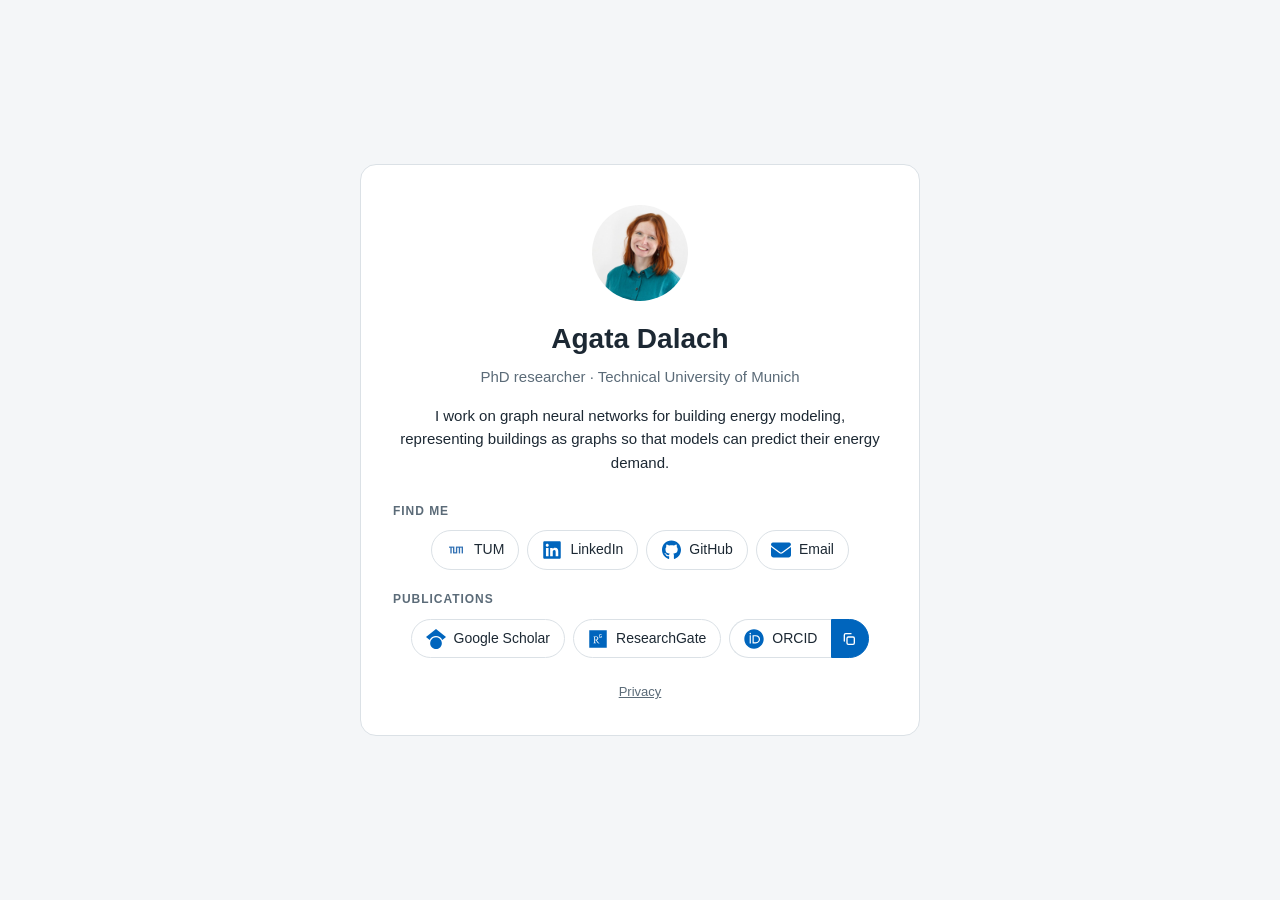
<file: index.html>
<!doctype html>
<html lang="en">
<head>
  <meta charset="utf-8">
  <meta name="viewport" content="width=device-width, initial-scale=1">
  <title>Agata Dalach</title>
  <meta name="description" content="Agata Dalach, PhD researcher at TUM working on graph neural networks for building energy modeling.">
  <link rel="stylesheet" href="style.css">
</head>
<body>
  <main class="card">
    <img class="avatar" src="assets/avatar.jpg" alt="Agata Dalach" width="96" height="96">
    <h1>Agata Dalach</h1>
    <p class="role">PhD researcher · Technical University of Munich</p>
    <p class="bio">
      I work on graph neural networks for building energy modeling, representing
      buildings as graphs so that models can predict their energy demand.
    </p>

    <section class="group" aria-labelledby="g-me">
      <h2 id="g-me">Find me</h2>
      <ul class="chips">
        <li><a href="https://www.cee.ed.tum.de/ccbe/team/agata-dalach/"><img class="icon" src="assets/tum-logo.svg" alt="" width="20" height="20">TUM</a></li>
        <li><a href="https://www.linkedin.com/in/agatadalach/"><span class="icon" style="--icon: url(assets/linkedin.svg)"></span>LinkedIn</a></li>
        <li><a href="https://github.com/adalach"><span class="icon" style="--icon: url(assets/github.svg)"></span>GitHub</a></li>
        <li><a href="privacy.html#contact" data-mail-link><span class="icon" style="--icon: url(assets/envelope.svg)"></span>Email</a></li>
      </ul>
    </section>

    <section class="group" aria-labelledby="g-pub">
      <h2 id="g-pub">Publications</h2>
      <ul class="chips">
        <li><a href="https://scholar.google.com/citations?user=kjVb570AAAAJ&amp;hl=en"><span class="icon" style="--icon: url(assets/google-scholar.svg)"></span>Google Scholar</a></li>
        <li><a href="https://www.researchgate.net/profile/Agata_Dalach"><span class="icon" style="--icon: url(assets/researchgate.svg)"></span>ResearchGate</a></li>
        <li class="split">
          <a href="https://orcid.org/0009-0005-7901-5129"><span class="icon" style="--icon: url(assets/orcid.svg)"></span>ORCID</a>
          <button type="button" class="copy" data-copy="0009-0005-7901-5129" aria-label="Copy ORCID iD" title="Copy ORCID iD"><span class="icon" style="--icon: url(assets/copy.svg)"></span></button>
        </li>
      </ul>
    </section>

    <!-- Project sections go here once their sites exist (e.g. Building Energy Graphs at adalach.com/beg). TODO: CV (PDF) -->

    <footer><a href="privacy.html">Privacy</a></footer>
  </main>
  <script src="script.js"></script>
</body>
</html>
</file>
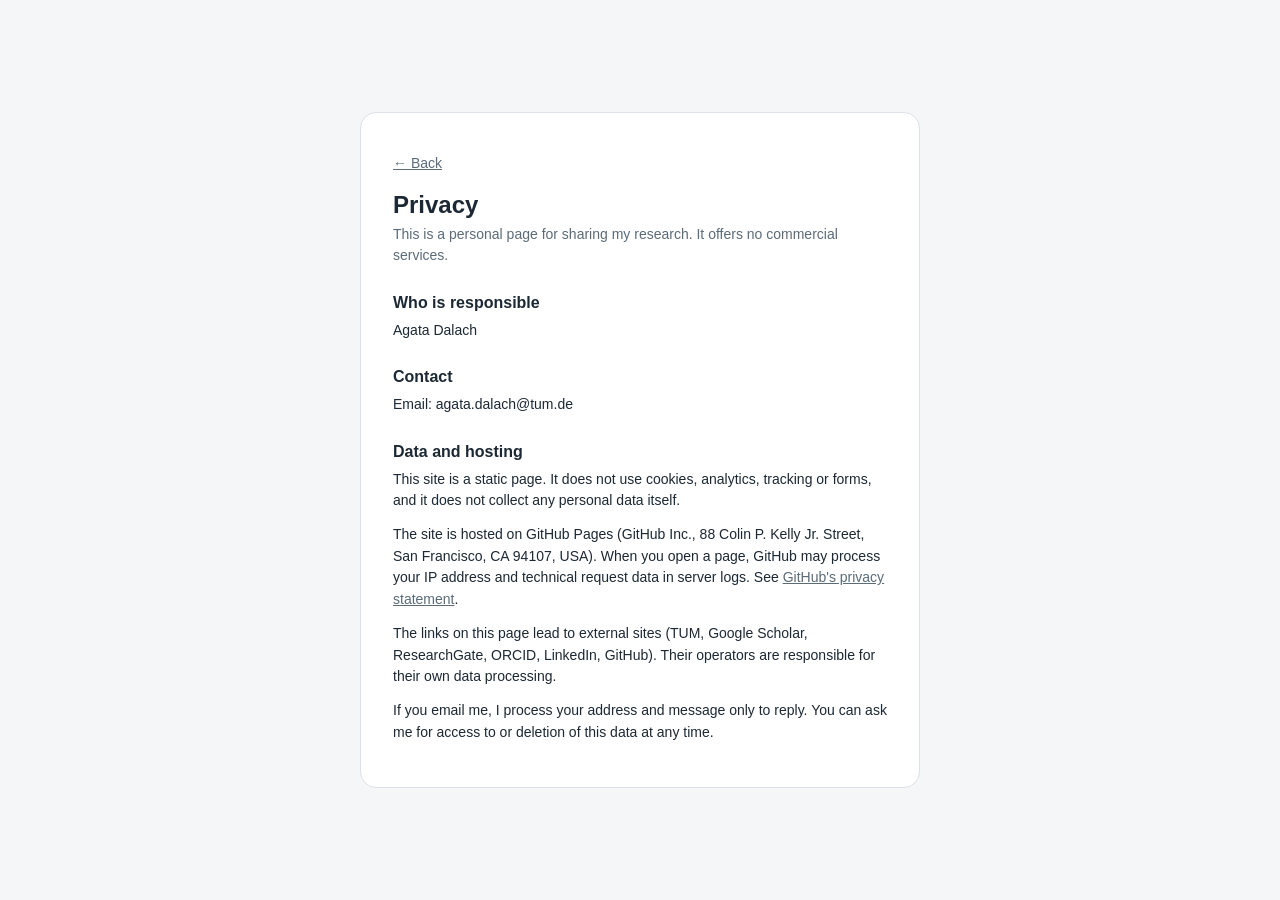
<file: privacy.html>
<!doctype html>
<html lang="en">
<head>
  <meta charset="utf-8">
  <meta name="viewport" content="width=device-width, initial-scale=1">
  <title>Privacy · Agata Dalach</title>
  <meta name="robots" content="noindex">
  <link rel="stylesheet" href="style.css">
</head>
<body>
  <main class="card legal">
    <p class="back"><a href="./">← Back</a></p>
    <h1>Privacy</h1>
    <p class="muted">This is a personal page for sharing my research. It offers no commercial services.</p>

    <h2>Who is responsible</h2>
    <p>Agata Dalach</p>

    <h2 id="contact">Contact</h2>
    <p>
      Email: <span data-mail-text>
        <noscript>agata [dot] dalach [at] tum [dot] de</noscript>
      </span>
    </p>

    <h2>Data and hosting</h2>
    <p>
      This site is a static page. It does not use cookies, analytics, tracking or forms, and it
      does not collect any personal data itself.
    </p>
    <p>
      The site is hosted on GitHub Pages (GitHub Inc., 88 Colin P. Kelly Jr. Street,
      San Francisco, CA 94107, USA). When you open a page, GitHub may process your IP address
      and technical request data in server logs. See
      <a href="https://docs.github.com/en/site-policy/privacy-policies/github-general-privacy-statement">GitHub's privacy statement</a>.
    </p>
    <p>
      The links on this page lead to external sites (TUM, Google Scholar, ResearchGate, ORCID,
      LinkedIn, GitHub). Their operators are responsible for their own data processing.
    </p>
    <p>
      If you email me, I process your address and message only to reply. You can ask me for
      access to or deletion of this data at any time.
    </p>
  </main>
  <script src="script.js"></script>
</body>
</html>
</file>
<file: style.css>
:root {
  --tum-blue: #0065bd;
  --tum-dark: #003359;
  --bg: #f4f6f8;
  --panel: #ffffff;
  --text: #1c2833;
  --muted: #5b6b78;
  --line: #dbe1e6;
  --on-blue: #ffffff;
}

@media (prefers-color-scheme: dark) {
  :root {
    --tum-blue: #64a0c8;
    --bg: #0f1820;
    --panel: #17232e;
    --text: #e8eef3;
    --muted: #9fb0be;
    --line: #2a3a47;
    --on-blue: #0f1820;
  }
}

* { box-sizing: border-box; }

body {
  margin: 0;
  min-height: 100vh;
  display: grid;
  place-items: center;
  padding: 24px 16px;
  background: var(--bg);
  color: var(--text);
  font-family: -apple-system, BlinkMacSystemFont, "Segoe UI", Roboto, "Helvetica Neue", Arial, sans-serif;
  line-height: 1.55;
}

.card {
  width: 100%;
  max-width: 560px;
  padding: 40px 32px 32px;
  background: var(--panel);
  border: 1px solid var(--line);
  border-radius: 16px;
  text-align: center;
}

.avatar {
  display: block;
  width: 96px;
  height: 96px;
  margin: 0 auto 16px;
  border-radius: 50%;
  object-fit: cover;
}

h1 { margin: 0; font-size: 28px; }

.role { margin: 4px 0 16px; color: var(--muted); font-size: 15px; }

.bio { margin: 0 0 28px; font-size: 15px; }

.group { margin: 0 0 20px; text-align: left; }

.group h2 {
  margin: 0 0 10px;
  color: var(--muted);
  font-size: 12px;
  font-weight: 600;
  letter-spacing: 0.08em;
  text-transform: uppercase;
}

.chips {
  display: flex;
  flex-wrap: wrap;
  justify-content: center;
  gap: 8px;
  margin: 0;
  padding: 0;
  list-style: none;
}

.chips a {
  display: inline-flex;
  align-items: center;
  gap: 8px;
  padding: 8px 14px;
  border: 1px solid var(--line);
  border-radius: 999px;
  color: var(--text);
  font-size: 14px;
  font-weight: 500;
  text-decoration: none;
  transition: border-color 0.15s, background 0.15s;
}

.chips a:hover,
.chips a:focus-visible {
  border-color: var(--tum-blue);
  background: color-mix(in srgb, var(--tum-blue) 8%, transparent);
  outline: none;
}

.icon {
  flex: none;
  width: 20px;
  height: 20px;
  border-radius: 4px;
}

span.icon {
  background: var(--tum-blue);
  -webkit-mask: var(--icon) center / contain no-repeat;
  mask: var(--icon) center / contain no-repeat;
}

footer { margin-top: 24px; font-size: 13px; }
footer a, .back a, .legal a { color: var(--muted); }

.legal { text-align: left; }
.legal h1 { font-size: 24px; }
.legal h2 { margin: 24px 0 4px; font-size: 16px; }
.legal p { margin: 0 0 12px; font-size: 14px; }
.legal .muted { color: var(--muted); }
.back { margin: 0 0 16px; font-size: 14px; }


.split { display: inline-flex; }

.split a {
  border-right: 0;
  border-radius: 999px 0 0 999px;
}

.copy {
  display: inline-flex;
  align-items: center;
  padding: 0 11px 0 9px;
  border: 1px solid var(--tum-blue);
  border-radius: 0 999px 999px 0;
  background: var(--tum-blue);
  cursor: pointer;
  transition: filter 0.15s;
}

.copy:hover,
.copy:focus-visible { filter: brightness(1.12); outline: none; }

.copy .icon {
  width: 16px;
  height: 16px;
  background: var(--on-blue);
}
</file>
